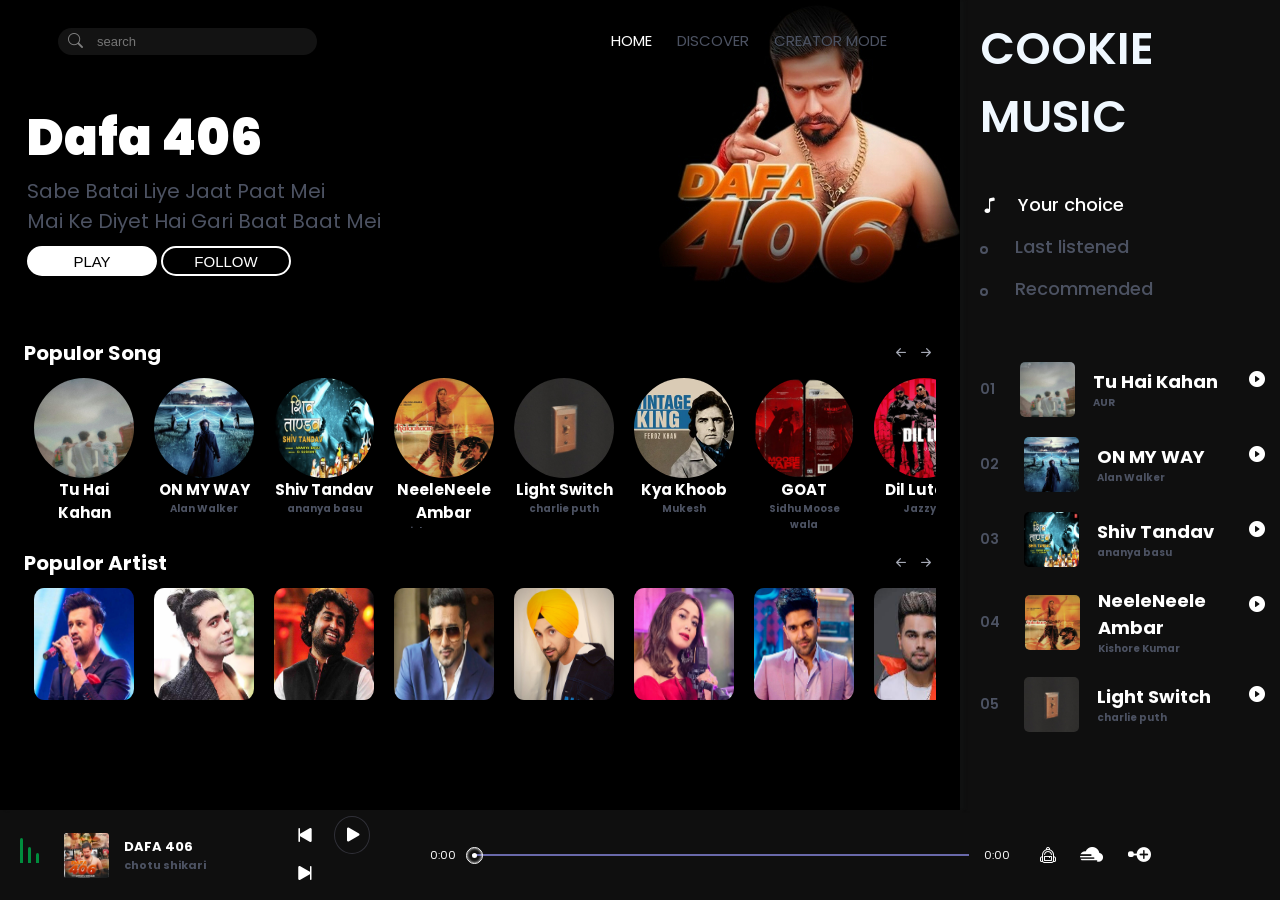
<file: index.html>
<!DOCTYPE html>
<html lang="en">

<head>

    <meta charset="UTF-8">
    <meta name="viewport" content="width=device-width, initial-scale=1.0">
    <link rel="stylesheet" href="style.css">
    <link rel="stylesheet" href="https://cdn.jsdelivr.net/npm/bootstrap-icons@1.11.1/font/bootstrap-icons.css">
    <title>Document</title>
</head>

<body>
    <header>
        

        <div class="song_side">
            <nav>
                <div class="search">
                    <i class="bi bi-search"></i>
                    <input type="text" placeholder="search">
                </div>
                <ul>
                    <li>HOME<span></span></li>
                    <li>DISCOVER<span></span></li>
                    <li>CREATOR MODE<span></span></li>
                </ul>
            </nav>
            <div class="content">
                <h1>Dafa 406</h1>
                <p>Sabe Batai Liye Jaat Paat Mei
                    <br>
                    Mai Ke Diyet Hai Gari Baat Baat Mei
                </p>
                <div class="buttons">
                    <button id="19">PLAY</button>
                    <button>FOLLOW</button>
                </div>
            </div>
            <div class="popular_song">
                <div class="h4" style="color: #fff;">
                    <h4>Populor Song</h4>
                    <div class="btn_s">
                        <i id="left arrow" class="bi bi-arrow-left-short"></i>
                        <i id="right arror" class="bi bi-arrow-right-short"></i>
                    </div>
                </div>
                <div class="pop_song">
                    <li class="songItem">
                        <div class="img_play">
                            <img src="img/5.jpg" alt="lightswitch">
                            <i class="bi playListPlay bi-play-circle-fill" id="6"></i>
                        </div>
                        <h5 style="color: #fff;">Light Switch
                            <br>
                            <div class="subtitle">Charlie Puth</div>
                        </h5>
                    </li>
                    <li class="songItem">
                        <div class="img_play">
                            <img src="img/5.jpg" alt="lightswitch">
                            <i class="bi playListPlay bi-play-circle-fill" id="7"></i>
                        </div>
                        <h5 style="color: #fff;">Light Switch
                            <br>
                            <div class="subtitle">Charlie Puth</div>
                        </h5>
                    </li>
                    <li class="songItem">
                        <div class="img_play">
                            <img src="img/5.jpg" alt="lightswitch">
                            <i class="bi playListPlay bi-play-circle-fill" id="8"></i>
                        </div>
                        <h5 style="color: #fff;">Light Switch
                            <br>
                            <div class="subtitle">Charlie Puth</div>
                        </h5>
                    </li>
                    <li class="songItem">
                        <div class="img_play">
                            <img src="img/5.jpg" alt="lightswitch">
                            <i class="bi playListPlay bi-play-circle-fill" id="9"></i>
                        </div>
                        <h5 style="color: #fff;">Light Switch
                            <br>
                            <div class="subtitle">Charlie Puth</div>
                        </h5>
                    </li>
                    <li class="songItem">
                        <div class="img_play">
                            <img src="img/5.jpg" alt="lightswitch">
                            <i class="bi playListPlay bi-play-circle-fill" id="10"></i>
                        </div>
                        <h5 style="color: #fff;">Light Switch
                            <br>
                            <div class="subtitle">Charlie Puth</div>
                        </h5>
                    </li>
                    <li class="songItem">
                        <div class="img_play">
                            <img src="img/5.jpg" alt="lightswitch">
                            <i class="bi playListPlay bi-play-circle-fill" id="11"></i>
                        </div>
                        <h5 style="color: #fff;">Light Switch
                            <br>
                            <div class="subtitle">Charlie Puth</div>
                        </h5>
                    </li>
                    <li class="songItem">
                        <div class="img_play">
                            <img src="img/5.jpg" alt="lightswitch">
                            <i class="bi playListPlay bi-play-circle-fill" id="12"></i>
                        </div>
                        <h5 style="color: #fff;">Light Switch
                            <br>
                            <div class="subtitle">Charlie Puth</div>
                        </h5>
                    </li>
                    <li class="songItem">
                        <div class="img_play">
                            <img src="img/5.jpg" alt="lightswitch">
                            <i class="bi playListPlay bi-play-circle-fill" id="5"></i>
                        </div>
                        <h5 style="color: #fff;">Light Switch
                            <br>
                            <div class="subtitle">Charlie Puth</div>
                        </h5>
                    </li>
                    <li class="songItem">
                        <div class="img_play">
                            <img src="img/5.jpg" alt="lightswitch">
                            <i class="bi playListPlay bi-play-circle-fill" id="1"></i>
                        </div>
                        <h5 style="color: #fff;">Light Switch
                            <br>
                            <div class="subtitle">Charlie Puth</div>
                        </h5>
                    </li>
                    <li class="songItem">
                        <div class="img_play">
                            <img src="img/5.jpg" alt="lightswitch">
                            <i class="bi playListPlay bi-play-circle-fill" id="2"></i>
                        </div>
                        <h5 style="color: #fff;">Light Switch
                            <br>
                            <div class="subtitle">Charlie Puth</div>
                        </h5>
                    </li>
                    <li class="songItem">
                        <div class="img_play">
                            <img src="img/5.jpg" alt="lightswitch">
                            <i class="bi playListPlay bi-play-circle-fill" id="3"></i>
                        </div>
                        <h5 style="color: #fff;">Light Switch
                            <br>
                            <div class="subtitle">Charlie Puth</div>
                        </h5>
                    </li>
                    <li class="songItem">
                        <div class="img_play">
                            <img src="img/5.jpg" alt="lightswitch">
                            <i class="bi playListPlay bi-play-circle-fill" id="4"></i>
                        </div>
                        <h5 style="color: #fff;">Light Switch
                            <br>
                            <div class="subtitle">Charlie Puth</div>
                        </h5>
                    </li>
                    <li class="songItem">
                        <div class="img_play">
                            <img src="img/5.jpg" alt="lightswitch">
                            <i class="bi playListPlay bi-play-circle-fill" id="5"></i>
                        </div>
                        <h5 style="color: #fff;">Light Switch
                            <br>
                            <div class="subtitle">Charlie Puth</div>
                        </h5>
                    </li>

                </div>
            </div>
            <div class="popular_artist">
                <div class="h4" style="color: #fff;">
                    <h4>Populor Artist</h4>
                    <div class="btn_s">
                        <i id="left arrow" class="bi bi-arrow-left-short"></i>
                        <i id="right arror" class="bi bi-arrow-right-short"></i>
                    </div>
                </div>
                <div class="item">
                    <li class="popup">
                        <img src="atif.jpg" alt="lightswitch">
                    </li>
                    <li class="popup">
                        <img src="jubin Nautiyal.jpg" alt="lightswitch">
                    </li>
                    <li class="popup">
                        <img src="arjit.jpg" alt="lightswitch">
                    </li>
                    <li class="popup">
                        <img src="honey.jpg" alt="lightswitch">
                    </li>
                    <li class="popup">
                        <img src="Diljit_Dosanjh.jpg" alt="lightswitch">
                    </li>
                    <li class="popup">
                        <img src="neha.jpg" alt="lightswitch">
                    </li>
                    <li class="popup">
                        <img src="guru.jpg" alt="lightswitch">
                    </li>
                    <li class="popup">
                        <img src="akhil.jpg" alt="lightswitch">
                    </li>


                </div>
            </div>
        </div>
        <div class="menu_side">
            <h1>COOKIE MUSIC</h1>
            <div class="playlist">
                <h4 class="active"><span></span><i class="bi bi-music-note"></i>Your choice</h4>
                <h4><span></span> Last listened</h4>
                <h4><span></span> Recommended</h4>
            </div>
            <div class="menu_song">
                <li class="songItem">
                    <span>01</span>
                    <img style="display: flex;" src="img/4.jpg" alt="tu hai Kahan">
                    <h5 style="color: #fff; ">
                        Tu Hai Kahan
                        <div class="subtitle">AUR</div>
                    </h5>
                    <i style="color: #fff;" class="bi playListPlay bi-play-circle-fill" id="1"></i>
                </li>
                <li class="songItem">
                    <span>02</span>
                    <img style="display: flex;" src="img/1.jpg" alt="tu hai Kahan">
                    <h5 style="color: #fff; ">
                        Tu Hai Kahan
                        <div class="subtitle">AUR</div>
                    </h5>
                    <i style="color: #fff;" class="bi playListPlay bi-play-circle-fill" id="2"></i>
                </li>
                <li class="songItem">
                    <span>03</span>
                    <img style="display: flex;" src="img/1.jpg" alt="tu hai Kahan">
                    <h5 style="color: #fff; ">
                        Tu Hai Kahan
                        <div class="subtitle">AUR</div>
                    </h5>
                    <i style="color: #fff;" class="bi playListPlay bi-play-circle-fill" id="3"></i>
                </li>

                <li class="songItem">
                    <span>04</span>
                    <img style="display: flex;" src="img/1.jpg" alt="tu hai Kahan">
                    <h5 style="color: #fff; ">
                        Tu Hai Kahan
                        <div class="subtitle">AUR</div>
                    </h5>
                    <i style="color: #fff;" class="bi playListPlay bi-play-circle-fill" id="4"></i>
                </li>
                <li class="songItem">
                    <span>05</span>
                    <img style="display: flex;" src="img/1.jpg" alt="tu hai Kahan">
                    <h5 style="color: #fff; ">
                        Tu Hai Kahan
                        <div class="subtitle">AUR</div>
                    </h5>
                    <i style="color: #fff;" class="bi playListPlay bi-play-circle-fill" id="5"></i>
                </li>
            </div>
        </div>

        


        <div class="master_play">
            <div class="wave">
                <div class="wave1"></div>
                <div class="wave1"></div>
                <div class="wave1"></div>
            </div>
            <img src="dafa4066.jpg" alt="alan" id="poster_master_play">
            <h5 id="title" style="color: #fff; ">
                DAFA 406
                <div class="subtitle">chotu shikari</div>
            </h5>
            <div class="icon">
                <i class="bi bi-skip-start-fill" id="back"></i>
                <i class="bi bi-play-fill" id="masterPlay"></i>
                <i class="bi bi-skip-end-fill" id="next"></i>
            </div>
            <span id="currentStart">0:00</span>
            <div class="bar">
                <input type="range" id="seek" min="0" value="0" max="100">
                <div class="bar2" id="bar2"></div>
                <div class="dot"></div>
            </div>
            <span id="currentEnd">0:00</span>
            <div class="user">
                <i class="bi bi-backpack2"></i>
                <i style="font-size: 23px;" class="bi bi-cloud-fog2-fill"></i>
                <i style="font-size: 23px;"class="bi bi-node-plus-fill"></i>
            </div>
            <div id="files-container" style="height:600px;"></div>

    </header>
    <script src="script.js"></script>

</body>

</html>
</file>
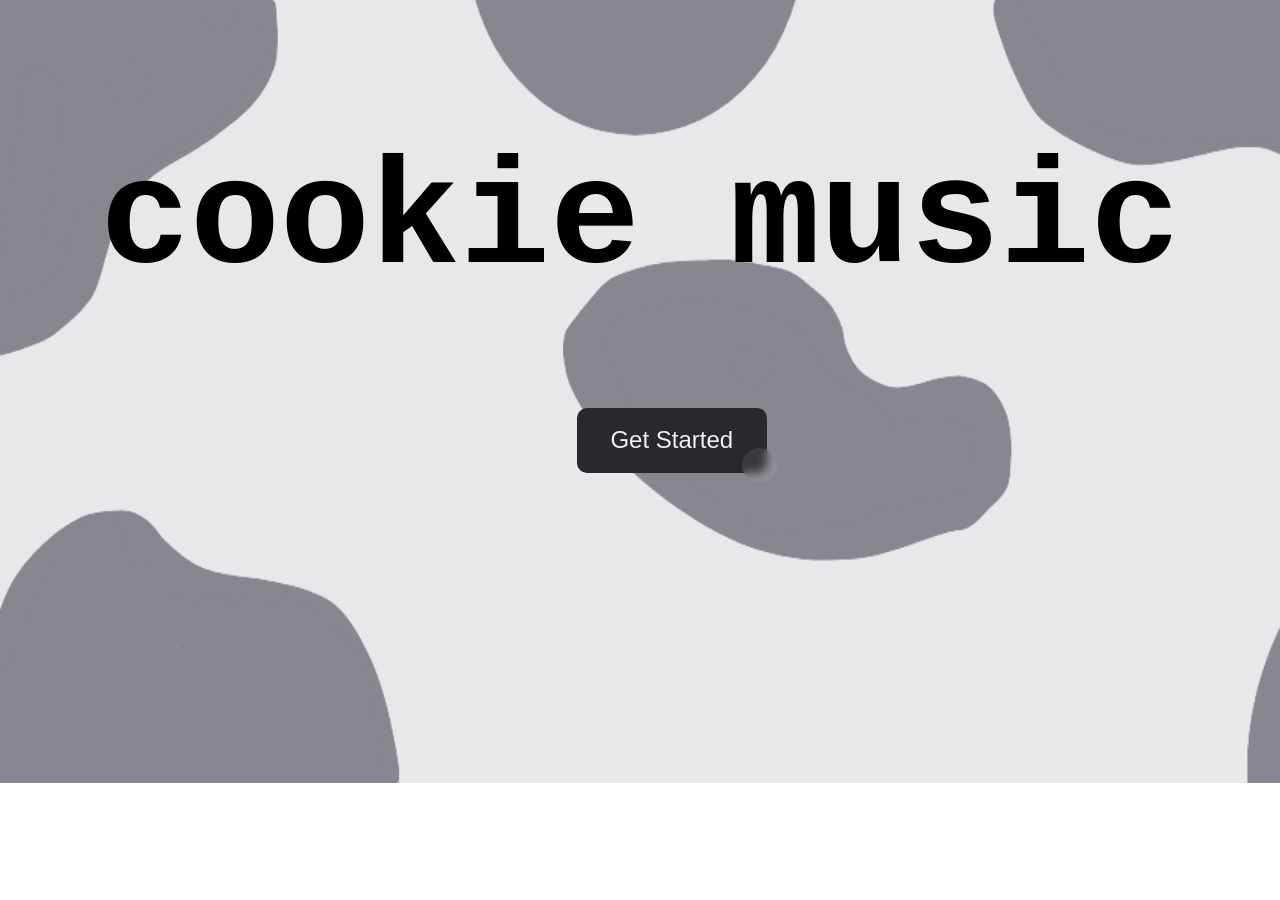
<file: getstarted.html>
<!DOCTYPE html>
<html lang="en">
<head>
    <meta charset="UTF-8">
    <meta name="viewport" content="width=device-width, initial-scale=1.0">
    <title>get started</title>
</head>
<style>
img{
    width: 1534px;
    margin-top: -10px;
    margin-left: -8px;
    height: 785px;
}

h1{
    margin-top: -650px;
    text-align: center;
    font-size: 150px;
    font-family: monospace;
}
.button {
  align-items: center;
}
/* CSS */
.button-86 {
  all: unset;
  width: 150px;
  height: 45px;
  font-size: 24px;
  font-family: verdana, sans-serif;
  background: transparent;
  border: none;
  position: relative;
  color: #f0f0f0;
  cursor: pointer;
  z-index: 1;
  padding: 10px 20px;
  display: flex;
  align-items: center;
  justify-content: center;
  white-space: nowrap;
  user-select: none;
  -webkit-user-select: none;
  touch-action: manipulation;
  margin-left: 45%;

}

.button-86::after,
.button-86::before {
  content: '';
  position: absolute;
  bottom: 0;
  right: 0;
  z-index: -99999;
  transition: all .4s;
}

.button-86::before {
  transform: translate(0%, 0%);
  width: 100%;
  height: 100%;
  background: #28282d;
  border-radius: 10px;
}

.button-86::after {
  transform: translate(10px, 10px);
  width: 35px;
  height: 35px;
  background: #ffffff15;
  backdrop-filter: blur(5px);
  -webkit-backdrop-filter: blur(5px);
  border-radius: 50px;
}

.button-86:hover::before {
  transform: translate(5%, 20%);
  width: 110%;
  height: 110%;
}

.button-86:hover::after {
  border-radius: 10px;
  transform: translate(0, 0);
  width: 100%;
  height: 100%;
}

.button-86:active::after {
  transition: 0s;
  transform: translate(0, 5%);
}
</style>
<body>
    <div class="background" align-items: center;>
         <img src="front1.png" alt="bg">
         </div>
         <div class="button">
         <h1>cookie music</h1>
         <form action="loginpage.html" target="_blank">
               <button class="button-86" role="button"><a href="log"></a>Get Started</button>
         </form>
    </div>
    
</body>
</html>
</file>
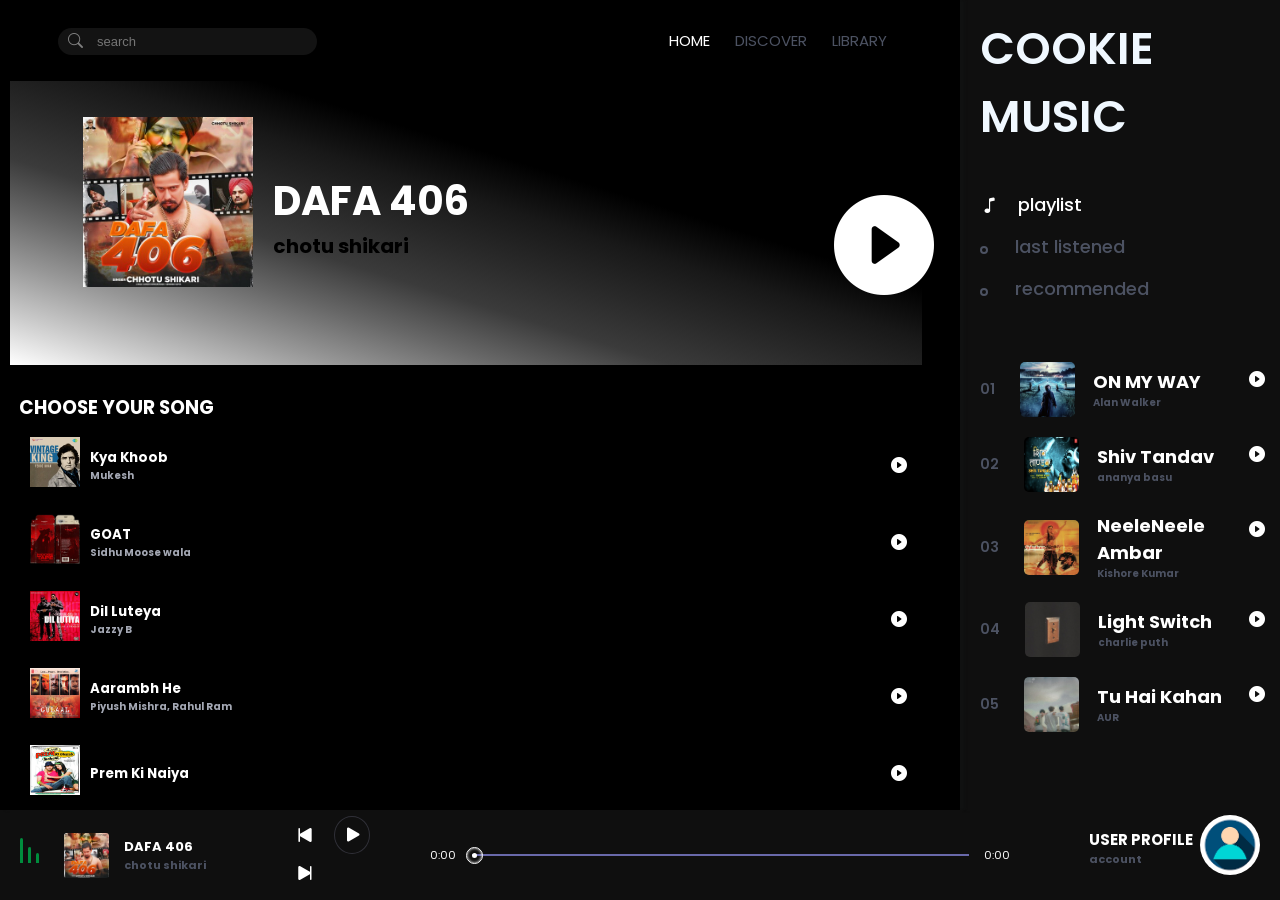
<file: maindatanext.html>
<!DOCTYPE html>
<html lang="en">

<head>

    <meta charset="UTF-8">
    <meta name="viewport" content="width=device-width, initial-scale=1.0">
    <link rel="stylesheet" href="artiststyle.css">
    <link rel="stylesheet" href="https://cdn.jsdelivr.net/npm/bootstrap-icons@1.11.1/font/bootstrap-icons.css">
    <title>Document</title>
</head>

<body>
    <header>
        <div class="artist">
            <nav>
                <div class="search">
                    <i class="bi bi-search"></i>
                    <input type="text" placeholder="search">
                </div>
                <ul>
                    <li>HOME<span></span></li>
                    <li>DISCOVER<span></span></li>
                    <li>LIBRARY<span></span></li>
                </ul>
            </nav>
            <div class="show">
                <img src="dafa4066.jpg" alt="alan" id="poster_master_play">
                <h5 id="title" style="color: #fff; ">
                    DAFA 406
                    <div class="subtitle">chotu shikari</div>
                </h5>
                <div class="playbotton">
                    <i style="color: #fff;" class="bi playListPlay bi-play-circle-fill fa-5x"></i>
                </div>
            </div>
            <h3 style="margin: 3% 2% 0% 2%; color: #fff; ">CHOOSE YOUR SONG</h3>
            <div class="list">
                <li class="songItem">
                    <div class="play">
                        <img src="img/5.jpg" alt="lightswitch">
                    </div>
                    <h5 style="color: #fff; margin-left: 10px;">Light Switch
                        <br>
                        <div class="subtitle">Charlie Puth</div>
                    </h5>
                    <i class="bi playListPlay bi-play-circle-fill" id="1" style="color: #fff; margin-left: 300px;"></i>
                </li>
                <li class="songItem">
                    <div class="play">
                        <img src="img/5.jpg" alt="lightswitch">
                    </div>
                    <h5 style="color: #fff; margin-left: 10px;">Light Switch
                        <br>
                        <div class="subtitle">Charlie Puth</div>
                    </h5>
                    <i class="bi playListPlay bi-play-circle-fill" id="1" style="color: #fff; margin-left: 300px;"></i>
                </li>
                <li class="songItem">
                    <div class="play">
                        <img src="img/5.jpg" alt="lightswitch">
                    </div>
                    <h5 style="color: #fff; margin-left: 10px;">Light Switch
                        <br>
                        <div class="subtitle">Charlie Puth</div>
                    </h5>
                    <i class="bi playListPlay bi-play-circle-fill" id="1" style="color: #fff; margin-left: 300px;"></i>
                </li>
                <li class="songItem">
                    <div class="play">
                        <img src="img/5.jpg" alt="lightswitch">
                    </div>
                    <h5 style="color: #fff; margin-left: 10px;">Light Switch
                        <br>
                        <div class="subtitle">Charlie Puth</div>
                    </h5>
                    <i class="bi playListPlay bi-play-circle-fill" id="1" style="color: #fff; margin-left: 300px;"></i>
                </li>
                <li class="songItem">
                    <div class="play">
                        <img src="img/5.jpg" alt="lightswitch">
                    </div>
                    <h5 style="color: #fff; margin-left: 10px;">Light Switch
                        <br>
                        <div class="subtitle">Charlie Puth</div>
                    </h5>
                    <i class="bi playListPlay bi-play-circle-fill" id="1" style="color: #fff; margin-left: 300px;"></i>
                </li>
                <li class="songItem">
                    <div class="play">
                        <img src="img/5.jpg" alt="lightswitch">
                    </div>
                    <h5 style="color: #fff; margin-left: 10px;">Light Switch
                        <br>
                        <div class="subtitle">Charlie Puth</div>
                    </h5>
                    <i class="bi playListPlay bi-play-circle-fill" id="1" style="color: #fff; margin-left: 300px;"></i>
                </li>
                <li class="songItem">
                    <div class="play">
                        <img src="img/5.jpg" alt="lightswitch">
                    </div>
                    <h5 style="color: #fff; margin-left: 10px;">Light Switch
                        <br>
                        <div class="subtitle">Charlie Puth</div>
                    </h5>
                    <i class="bi playListPlay bi-play-circle-fill" id="1" style="color: #fff; margin-left: 300px;"></i>
                </li>
                <li class="songItem">
                    <div class="play">
                        <img src="img/5.jpg" alt="lightswitch">
                    </div>
                    <h5 style="color: #fff; margin-left: 10px;">Light Switch
                        <br>
                        <div class="subtitle">Charlie Puth</div>
                    </h5>
                    <i class="bi playListPlay bi-play-circle-fill" id="1" style="color: #fff; margin-left: 300px;"></i>
                </li>
                <li class="songItem">
                    <div class="play">
                        <img src="img/5.jpg" alt="lightswitch">
                    </div>
                    <h5 style="color: #fff; margin-left: 10px;">Light Switch
                        <br>
                        <div class="subtitle">Charlie Puth</div>
                    </h5>
                    <i class="bi playListPlay bi-play-circle-fill" id="1" style="color: #fff; margin-left: 300px;"></i>
                </li>
                <li class="songItem">
                    <div class="play">
                        <img src="img/5.jpg" alt="lightswitch">
                    </div>
                    <h5 style="color: #fff; margin-left: 10px;">Light Switch
                        <br>
                        <div class="subtitle">Charlie Puth</div>
                    </h5>
                    <i class="bi playListPlay bi-play-circle-fill" id="1" style="color: #fff; margin-left: 300px;"></i>
                </li>
                <li class="songItem">
                    <div class="play">
                        <img src="img/5.jpg" alt="lightswitch">
                    </div>
                    <h5 style="color: #fff; margin-left: 10px;">Light Switch
                        <br>
                        <div class="subtitle">Charlie Puth</div>
                    </h5>
                    <i class="bi playListPlay bi-play-circle-fill" id="1" style="color: #fff; margin-left: 300px;"></i>
                </li>
                <li class="songItem">
                    <div class="play">
                        <img src="img/5.jpg" alt="lightswitch">
                    </div>
                    <h5 style="color: #fff; margin-left: 10px;">Light Switch
                        <br>
                        <div class="subtitle">Charlie Puth</div>
                    </h5>
                    <i class="bi playListPlay bi-play-circle-fill" id="1" style="color: #fff; margin-left: 300px;"></i>
                </li>
                <li class="songItem">
                    <div class="play">
                        <img src="img/5.jpg" alt="lightswitch">
                    </div>
                    <h5 style="color: #fff; margin-left: 10px;">Light Switch
                        <br>
                        <div class="subtitle">Charlie Puth</div>
                    </h5>
                    <i class="bi playListPlay bi-play-circle-fill" id="1" style="color: #fff; margin-left: 300px;"></i>
                </li>
                <li class="songItem">
                    <div class="play">
                        <img src="img/5.jpg" alt="lightswitch">
                    </div>
                    <h5 style="color: #fff; margin-left: 10px;">Light Switch
                        <br>
                        <div class="subtitle">Charlie Puth</div>
                    </h5>
                    <i class="bi playListPlay bi-play-circle-fill" id="1" style="color: #fff; margin-left: 300px;"></i>
                </li>
            </div>
        </div>
        <div class="menu_side">
            <h1>COOKIE MUSIC</h1>
            <div class="playlist">
                <h4 class="active"><span></span><i class="bi bi-music-note"></i>playlist</h4>
                <h4><span></span>last listened</h4>
                <h4><span></span>recommended</h4>
            </div>
            <div class="menu_song">
                <li class="songItem">
                    <span>01</span>
                    <img style="display: flex;" src="img/4.jpg" alt="tu hai Kahan">
                    <h5 style="color: #fff; ">
                        Tu Hai Kahan
                        <div class="subtitle">AUR</div>
                    </h5>
                    <i style="color: #fff;" class="bi playListPlay bi-play-circle-fill" id="1"></i>
                </li>
                <li class="songItem">
                    <span>02</span>
                    <img style="display: flex;" src="img/1.jpg" alt="tu hai Kahan">
                    <h5 style="color: #fff; ">
                        Tu Hai Kahan
                        <div class="subtitle">AUR</div>
                    </h5>
                    <i style="color: #fff;" class="bi playListPlay bi-play-circle-fill" id="2"></i>
                </li>
                <li class="songItem">
                    <span>03</span>
                    <img style="display: flex;" src="img/1.jpg" alt="tu hai Kahan">
                    <h5 style="color: #fff; ">
                        Tu Hai Kahan
                        <div class="subtitle">AUR</div>
                    </h5>
                    <i style="color: #fff;" class="bi playListPlay bi-play-circle-fill" id="3"></i>
                </li>

                <li class="songItem">
                    <span>04</span>
                    <img style="display: flex;" src="img/1.jpg" alt="tu hai Kahan">
                    <h5 style="color: #fff; ">
                        Tu Hai Kahan
                        <div class="subtitle">AUR</div>
                    </h5>
                    <i style="color: #fff;" class="bi playListPlay bi-play-circle-fill" id="4"></i>
                </li>
                <li class="songItem">
                    <span>05</span>
                    <img style="display: flex;" src="img/1.jpg" alt="tu hai Kahan">
                    <h5 style="color: #fff; ">
                        Tu Hai Kahan
                        <div class="subtitle">AUR</div>
                    </h5>
                    <i style="color: #fff;" class="bi playListPlay bi-play-circle-fill" id="5"></i>
                </li>
            </div>
        </div>



        <div class="master_play">
            <div class="wave">
                <div class="wave1"></div>
                <div class="wave1"></div>
                <div class="wave1"></div>
            </div>
            <img src="dafa4066.jpg" alt="alan" id="poster_master_play">
            <h5 id="title" style="color: #fff; ">
                DAFA 406
                <div class="subtitle">chotu shikari</div>
            </h5>
            <div class="icon">
                <i class="bi bi-skip-start-fill" id="back"></i>
                <i class="bi bi-play-fill" id="masterPlay"></i>
                <i class="bi bi-skip-end-fill" id="next"></i>
            </div>
            <span id="currentStart">0:00</span>
            <div class="bar">
                <input type="range" id="seek" min="0" value="0" max="100">
                <div class="bar2" id="bar2"></div>
                <div class="dot"></div>
            </div>
            <span id="currentEnd">0:00</span>
            <div class="user">
                <h5>USER PROFILE
                    <div class="subtitle">account
                </h5>
                <img src="download (1).png" alt="user">
            </div>

        </div>
        <div id="files-container" style="height:600px;"></div>

    </header>
    <script src="artistscript.js"></script>
</body>

</html>
</file>
<file: style.css>
@import url('https://fonts.googleapis.com/css?family=Poppins');

 
 *{
    padding: 0%;
    margin: 0%;
    box-sizing: border-box;
}

body {
    width: 100%;
    height: 100vh;
    background-color: #000000;
    font-family: 'poppins', sans-serif;
    display: flex;
    align-items: center;
    justify-content: center;
}

header {
    width: 100%;
    height: 100%;
    display: flex;
    flex-wrap: wrap;
    overflow: hidden;
}

header .menu_side, .song_side {
    position: relative;
    width: 25%;
    height: 90%;
    background-color: #0f0f0f;
    box-shadow: 5px 0px 2px #101111;

}

header .song_side {
    width: 75%;
    background: #000000;
}

header .master_play {
    width: 100%;
    height: 10%;
    background: #0f0f0f;
    box-shadow: 0px 3px 8px #060606;
}

header .menu_side h1 {
    font-size: 45px;
    margin: 15px 0px 0px 20px;
    font-weight: 600;
    color: aliceblue;
}

header .menu_side .playlist {
    margin: 40px 0px 0px 20px;

}

header .menu_side .playlist h4 {
    font-size: 18px;
    font-family: 'poppins', sans-serif;
    font-weight: 500;
    padding-bottom: 15px;
    color: #4c5262;
    display: flex;
    cursor: pointer;
    align-items: center;
    transition: .3s linear;
}

header .menu_side .playlist h4:hover {
    color: #ffffff;
}

header .menu_side .playlist h4 span {
    position: relative;
    margin-right: 35px;
}

header .menu_side .playlist h4 span::before {
    content: " ";
    position: absolute;
    width: 4px;
    height: 4px;
    border: 2px solid #4c5262;
    border-radius: 50%;
    top: -1px;
    transition: .3s linear;
}

header .menu_side .playlist h4:hover span::before:hover {
    border: 2px solid #ffffff;

}

header .menu_side .playlist h4 .bi {
    display: none;
    color: #fff;

}

header .menu_side .playlist .active {
    color: #fff;

}

header .menu_side .playlist .active span {
    display: none;
}

header .menu_side .playlist .active .bi {
    display: flex;
    margin-right: 20px !important;
}

header .menu_side .menu_song {
    width: 100%;
    height: 400px;
    margin-top: 40px;
}

header .menu_side .menu_song li{
    list-style-type : none;
    padding: 5px 0px 5px 20px;
    display: flex;
    align-items: center;
    position: relative;
    margin-bottom: 10px;
    cursor: pointer;
    transition: .3s linear;
}

header .menu_side .menu_song li:hover{
    background: rgba(77, 77, 91, 0.538);
}


header .menu_side .menu_song li span{
    font-size: 14px;
    font-weight: 600;
    color: #4c5262;
    display: flex;
}

header .menu_side .menu_song li img{
    width: 55px;
    height: 55px;
    margin-left: 25px;
    border-radius: 5px;
}


header .menu_side .menu_song li h5{
    font-size: 18px;
    margin-left: 18px;
    color: #ffffff;
    margin-right: 10px;
}

header .menu_side .menu_song li h5 .subtitle{
    font-size: 10px;
    color: #4c5262;
}

header .menu_side .menu_song li .bi{
    position: absolute;
    right: 15px;
    top: 10px;
}

header .master_play {
    display: flex;
    align-items: center;
    padding: 0px 20px;
}

header .master_play .wave{
    width: 24px;
    height: 25px;
    /*border: 1px solid #fff;*/
    padding-bottom: 5px;
    display: flex;
    align-items: flex-end;
    margin-right: 20px;
}

header .master_play .wave .wave1{
    width: 30px;
    height: 25px;
    margin-right: 5px;
    border-radius: 6px 6px 0px 0px;
    background: rgb(0, 140, 61);
    animation: unset;
}

header .master_play .wave .wave1:nth-child(2){
    height: 16px;
}

header .master_play .wave .wave1:nth-child(3){
    height: 10px;
}

/* javascript class wave */
header .master_play .active2 .wave .wave1{
    animation: wave .5s linear infinite;
}
header .master_play .active2 .wave1:nth-child(2){
    height: 14px;
    animation-delay: .4s;
}

header .master_play .active2 .wave1:nth-child(3){
    height: 10px;
    animation-delay: .8s;
}

@keyframes wave {
    0%{
        height: 10px;
    }
    50%{
        height: 15px;
    }
    100%{
        height: 10px;
    }

}

header .master_play img {
    width: 45px;
    height: 45px;
    border-radius: 3px;
}

header .master_play h5 {
    width: 130px;
    font-size: 13px;
    margin-left: 15px;
}

header .master_play h5 .subtitle {
    font-size: 11px;
    color: #4c5262;
}

header .master_play .icon {
    color: #ffffff;
    font-size: 25px;
    margin: 0px 20px 0px 40px;
}

header .master_play .icon .bi{
    cursor: pointer;
    outline: none;
}

header .master_play .icon .bi:nth-child(2){
    border: 1px solid rgba(77, 77, 91, 0.538);
    border-radius: 50%;
    padding: 1px 3px 0px 6px;
    margin: 0px 10px;
    transition: .3s linear;
}

header .master_play span {
    color: #ffffff;
    width: 32px;
    font-size: 11px;
    font-weight: 400;
}

header .master_play #currentstart {
    margin: 0px 0px 0px 20px;

}

header .master_play .bar {
    position: relative;
    width: 40.7%;
    height: 2px;
    background: rgb(105, 105, 170, 1);
    margin: 0px 15px 0px 10px;
}
header .master_play .bar .bar2{
    position: absolute;
    background: #fff;
    width: 0%;
    height: 100%;
    top: 0;
}

header .master_play .bar .dot{
    position: absolute;
    width: 5px;
    height: 5px;
    background: #fff;
    border-radius: 50%;
    left: 0%;
    top: -1px;
    transition: 1s linear;
}
header .master_play .bar .dot::before{
    content: '';
    position: absolute;
    width: 15px;
    height: 15px;
    border:1px solid #fff;
    border-radius: 50%;
    left: -6px;
    top: -6px;
    box-shadow: inset 0px 0px 3px #fff;
}

header .master_play .bar input{
position: absolute;
width: 100%;
top: -8px;
left: 0;
cursor: pointer;
z-index: 99999999;
transition: .3s linear;
opacity: 0;

}

header .song_side {
    z-index: 2;
}

header .song_side::before{
    content: '';
    position: absolute;
    width: 100%;
    height: 300px;
    background: url(Untitled\ Project.jpg);
    z-index: -1;
}

header .song_side nav{
    width: 90%;
    height: 10%;
    text-decoration: none;
    margin: auto;
    display: flex;
    align-items: center;
    justify-content: space-between;
}

header .song_side nav ul {
    display: flex;
}

header .song_side nav ul li{
    display: flex;
    position: relative;
    list-style-type: none;
    color: #4c5262;
    margin-right: 25px;
    cursor: pointer;
    transition: .3s linear;
    font-size: 15px;
}


header .song_side nav ul li:hover{
    color: #ffffff;
}

header .song_side nav ul li:nth-child(1){
    color: #ffffff;
}

header .song_side nav .search{
    position: relative;
    width:30%;
    padding: 1px 10px;
    border-radius: 20px;
    color: grey;
}

header .song_side nav .search::before{
    position: absolute;
    content: '';
    width: 100%;
    height: 100%;
    border-radius: 20px;
    background: rgb(184, 184, 184,.1);
    backdrop-filter: blur(5px);
    z-index: -1;
}

header .song_side nav .search .bi{
    font-size: 15px;
    padding: 3px 0px 0px 10px;
}

header .song_side nav .search input{
    background: none;
    outline: none;
    border: none;
    padding: 0px 10px;
    color: #ffffff;
    font-size: 13px;
}

header .master_play .user{
    width: 20%;
    height: 100%;
    display: flex;
    align-items: center;
}

header .master_play .user i{
    color: #fff;
    transition: transform;
    margin-left: 10%;
}
header .master_play .user i:hover{
    color: #fff;
    transform: scale(1.2);
}


header .master_play .user h5{
     font-size: 15px;
     color: #ffffff;
     margin-left: 30%;
     margin-top: 18px;
}

header .master_play .user img{
    height: 60px;
    width: 60px;
    border-radius: 50%;
    margin-top: 5px;
}

header .song_side .content {
    width: 90%;
    height: 28%;
    margin: auto;
    padding: 20px;
    margin-left: 7px;
}

header .song_side .content h1{
    font-size: 50px;
    font-weight: 900;
    color: #fff;
}

header .song_side .content p{
    font-size: 20px;
    color: #4c5262;
}

header .song_side .content .buttons{
    margin-top: 10px;
}

header .song_side .content .buttons button{
    width: 130px;
    height: 30px;
    border: 2px solid #fff;
    border-radius: 40px;
    outline: none;
    color: #000000;
    background-color: #fff;
    font-size: 15px;
    cursor: pointer;
}

header .song_side .content .buttons button:hover{
    color: #ffffff;
    background: none;
    border: 2px solid #fff;

}

header .song_side .content .buttons button:nth-child(2){
    border: 2px solid #fff;
    color: #ffffff;
    background: none;
}

header .song_side .content .buttons button:nth-child(2):hover{
    border: 2px solid #fff;
    color: #000000;
    background: #fff;
}

header .song_side .popular_song{
    width: 95%;
    height: auto;
    margin: auto;
    margin-top: 30px;
}

header .song_side .popular_song .h4{
    display: flex;
    align-items: center;
    justify-content: space-between;
    font-size: 20px;
}

header .song_side .popular_song .h4 .bi{
    color: #a4a8b4;
    cursor: pointer;
    transition: .3s linear;
}

header .song_side .popular_song .h4 .bi:hover{
    color: #fff;
}

header .song_side .popular_song .pop_song{
    width: 100%;
    height: 150px;
    margin-top: 10px;
    display: flex;
    overflow-x: auto;
    scroll-behavior: smooth;
}

header .song_side .popular_song .pop_song::-webkit-scrollbar{
    display: none;
}

header .song_side .popular_song .pop_song li{
    min-width: 100px;
    height: 140px;
    list-style-type: none;
    margin-right: 10px;
    transition: .3s linear;
    margin-left: 10px;
}

header .song_side .popular_song .pop_song li:hover{
    background: rgb(184, 184, 184,.1);
}

header .song_side .popular_song .pop_song li .img_play{
    width: 100%;
    height: 100px;
    display: flex;
    position: relative;
    align-items: center;
    justify-content: center;
}

header .song_side .popular_song .pop_song li .img_play img{
    width: 100%;
    height: 100%;
    border-radius: 50%;
}

header .song_side .popular_song .pop_song li .img_play .bi{
    position: absolute;
    font-size: 20px;
    cursor: pointer;
    transition: .3s linear;
    color: #fff;
    opacity: 0;

}

header .song_side .popular_song .pop_song li .img_play .bi:hover{
    opacity: 1;

}

header .song_side .popular_song .pop_song li h5{
    font-size: 15px;
    text-align: center;
}

header .song_side .popular_song .pop_song li h5 .subtitle{
    font-size: 10px;
    text-align: center;
    color: #4c5262;
}

header .song_side .popular_artist{
    width: 95%;
    height: auto;
    margin: auto;
    margin-top: 20px;
}

header .song_side .popular_artist .h4{
    display: flex;
    align-items: center;
    justify-content: space-between;
    font-size: 20px;
}

header .song_side .popular_artist .h4 .bi{
    color: #a4a8b4;
    cursor: pointer;
    transition: .3s linear;
}

header .song_side .popular_artist .h4 .bi:hover{
    color: #fff;
}

header .song_side .popular_artist .item{
    width: 100%;
    height: 160px;
    margin-top: 10px;
    display: flex;
    overflow-x: auto;
    scroll-behavior: smooth;
}

header .song_side .popular_artist .item::-webkit-scrollbar{
    display: none;
}

header .song_side .popular_artist .item li{
    min-width: 100px;
    height: 140px;
    list-style-type: none;
    margin-right: 10px;
    transition: .3s linear;
    margin-left: 10px;
}

header .song_side .popular_artist .item li:hover{
    background: rgb(184, 184, 184,.1);
}

header .song_side .popular_artist .item li img{
    width: 100%;
    height: 80%;
    border-radius: 10%;
}
</file>
<file: artiststyle.css>
@import url('https://fonts.googleapis.com/css?family=Poppins');

 
 *{
    padding: 0%;
    margin: 0%;
    box-sizing: border-box;
}

body {
    width: 100%;
    height: 100vh;
    background-color: #000000;
    font-family: 'poppins', sans-serif;
    display: flex;
    align-items: center;
    justify-content: center;
}

header {
    width: 100%;
    height: 100%;
    display: flex;
    flex-wrap: wrap;
    overflow: hidden;
}

header .menu_side, .artist {
    position: relative;
    width: 25%;
    height: 90%;
    background-color: #0f0f0f;
    box-shadow: 5px 0px 2px #101111;

}

header .artist{
    width: 75%;
    background: #000000;
}

header .master_play {
    width: 100%;
    height: 10%;
    background: #0f0f0f;
    box-shadow: 0px 3px 8px #060606;
}

header .menu_side h1 {
    font-size: 45px;
    margin: 15px 0px 0px 20px;
    font-weight: 600;
    color: aliceblue;
}

header .menu_side .playlist {
    margin: 40px 0px 0px 20px;

}

header .menu_side .playlist h4 {
    font-size: 18px;
    font-family: 'poppins', sans-serif;
    font-weight: 500;
    padding-bottom: 15px;
    color: #4c5262;
    display: flex;
    cursor: pointer;
    align-items: center;
    transition: .3s linear;
}

header .menu_side .playlist h4:hover {
    color: #ffffff;
}

header .menu_side .playlist h4 span {
    position: relative;
    margin-right: 35px;
}

header .menu_side .playlist h4 span::before {
    content: " ";
    position: absolute;
    width: 4px;
    height: 4px;
    border: 2px solid #4c5262;
    border-radius: 50%;
    top: -1px;
    transition: .3s linear;
}

header .menu_side .playlist h4:hover span::before:hover {
    border: 2px solid #ffffff;

}

header .menu_side .playlist h4 .bi {
    display: none;
    color: #fff;

}

header .menu_side .playlist .active {
    color: #fff;

}

header .menu_side .playlist .active span {
    display: none;
}

header .menu_side .playlist .active .bi {
    display: flex;
    margin-right: 20px !important;
}

header .menu_side .menu_song {
    width: 100%;
    height: 400px;
    margin-top: 40px;
    overflow: auto;
}

header .menu_side .menu_song::-webkit-scrollbar {
    display: none;
}

header .menu_side .menu_song li{
    list-style-type : none;
    padding: 5px 0px 5px 20px;
    display: flex;
    align-items: center;
    position: relative;
    margin-bottom: 10px;
    cursor: pointer;
    transition: .3s linear;
}

header .menu_side .menu_song li:hover{
    background: rgba(77, 77, 91, 0.538);
}


header .menu_side .menu_song li span{
    font-size: 14px;
    font-weight: 600;
    color: #4c5262;
    display: flex;
}

header .menu_side .menu_song li img{
    width: 55px;
    height: 55px;
    margin-left: 25px;
    border-radius: 5px;
}


header .menu_side .menu_song li h5{
    font-size: 18px;
    margin-left: 18px;
    color: #ffffff;
    margin-right: 10px;
}

header .menu_side .menu_song li h5 .subtitle{
    font-size: 10px;
    color: #4c5262;
}

header .menu_side .menu_song li .bi{
    position: absolute;
    right: 15px;
    top: 10px;
}

header .master_play {
    display: flex;
    align-items: center;
    padding: 0px 20px;
}

header .master_play .wave{
    width: 24px;
    height: 25px;
    /*border: 1px solid #fff;*/
    padding-bottom: 5px;
    display: flex;
    align-items: flex-end;
    margin-right: 20px;
}

header .master_play .wave .wave1{
    width: 30px;
    height: 25px;
    margin-right: 5px;
    border-radius: 6px 6px 0px 0px;
    background: rgb(0, 140, 61);
    animation: unset;
}

header .master_play .wave .wave1:nth-child(2){
    height: 16px;
}

header .master_play .wave .wave1:nth-child(3){
    height: 10px;
}

/* javascript class wave */
header .master_play .active2 .wave .wave1{
    animation: wave .5s linear infinite;
}
header .master_play .active2 .wave1:nth-child(2){
    height: 14px;
    animation-delay: .4s;
}

header .master_play .active2 .wave1:nth-child(3){
    height: 10px;
    animation-delay: .8s;
}

@keyframes wave {
    0%{
        height: 10px;
    }
    50%{
        height: 15px;
    }
    100%{
        height: 10px;
    }

}

header .master_play img {
    width: 45px;
    height: 45px;
    border-radius: 3px;
}

header .master_play h5 {
    width: 130px;
    font-size: 13px;
    margin-left: 15px;
}

header .master_play h5 .subtitle {
    font-size: 11px;
    color: #4c5262;
}

header .master_play .icon {
    color: #ffffff;
    font-size: 25px;
    margin: 0px 20px 0px 40px;
}

header .master_play .icon .bi{
    cursor: pointer;
    outline: none;
}

header .master_play .icon .bi:nth-child(2){
    border: 1px solid rgba(77, 77, 91, 0.538);
    border-radius: 50%;
    padding: 1px 3px 0px 6px;
    margin: 0px 10px;
    transition: .3s linear;
}

header .master_play span {
    color: #ffffff;
    width: 32px;
    font-size: 11px;
    font-weight: 400;
}

header .master_play #currentstart {
    margin: 0px 0px 0px 20px;

}

header .master_play .bar {
    position: relative;
    width: 40.7%;
    height: 2px;
    background: rgb(105, 105, 170, 1);
    margin: 0px 15px 0px 10px;
}
header .master_play .bar .bar2{
    position: absolute;
    background: #fff;
    width: 0%;
    height: 100%;
    top: 0;
}

header .master_play .bar .dot{
    position: absolute;
    width: 5px;
    height: 5px;
    background: #fff;
    border-radius: 50%;
    left: 0%;
    top: -1px;
    transition: 1s linear;
}
header .master_play .bar .dot::before{
    content: '';
    position: absolute;
    width: 15px;
    height: 15px;
    border:1px solid #fff;
    border-radius: 50%;
    left: -6px;
    top: -6px;
    box-shadow: inset 0px 0px 3px #fff;
}

header .master_play .bar input{
position: absolute;
width: 100%;
top: -8px;
left: 0;
cursor: pointer;
z-index: 99999999;
transition: .3s linear;
opacity: 0;

}

header .artist {
    z-index: 2;
}

header .artist::before{
    content: '';
    position: absolute;
    width: 100%;
    height: 300px;
    z-index: -1;
}

header .artist nav{
    width: 90%;
    height: 10%;
    text-decoration: none;
    margin: auto;
    display: flex;
    align-items: center;
    justify-content: space-between;
}

header .artist nav ul {
    display: flex;
}

header .artist nav ul li{
    display: flex;
    position: relative;
    list-style-type: none;
    color: #4c5262;
    margin-right: 25px;
    cursor: pointer;
    transition: .3s linear;
    font-size: 15px;
}


header .artist nav ul li:hover{
    color: #ffffff;
}

header .artist nav ul li:nth-child(1){
    color: #ffffff;
}

header .artist nav .search{
    position: relative;
    width:30%;
    padding: 1px 10px;
    border-radius: 20px;
    color: grey;
}

header .artist nav .search::before{
    position: absolute;
    content: '';
    width: 100%;
    height: 100%;
    border-radius: 20px;
    background: rgb(184, 184, 184,.1);
    backdrop-filter: blur(5px);
    z-index: -1;
}

header .artist nav .search .bi{
    font-size: 15px;
    padding: 3px 0px 0px 10px;
}

header .artist nav .search input{
    background: none;
    outline: none;
    border: none;
    padding: 0px 10px;
    color: #ffffff;
    font-size: 13px;
}

header .master_play .user{
    width: 20%;
    height: 100%;
    display: flex;
    cursor: pointer;
}

header .master_play .user:hover{
    background: rgb(184, 184, 184,.1);
    transition: .2s linear;
}

header .master_play .user h5{
     font-size: 15px;
     color: #ffffff;
     margin-left: 30%;
     margin-top: 18px;
}

header .master_play .user img{
    height: 60px;
    width: 60px;
    border-radius: 50%;
    margin-top: 5px;
}

header .song_side .content {
    width: 90%;
    height: 28%;
    margin: auto;
    padding: 20px;
    margin-left: 7px;
}

header .song_side .content h1{
    font-size: 50px;
    font-weight: 900;
    color: #fff;
}

header .song_side .content p{
    font-size: 20px;
    color: #4c5262;
}

header .song_side .content .buttons{
    margin-top: 10px;
}

header .song_side .content .buttons button{
    width: 130px;
    height: 30px;
    border: 2px solid #fff;
    border-radius: 40px;
    outline: none;
    color: #000000;
    background-color: #fff;
    font-size: 15px;
    cursor: pointer;
}

header .song_side .content .buttons button:hover{
    color: #ffffff;
    background: none;
    border: 2px solid #fff;

}

header .song_side .content .buttons button:nth-child(2){
    border: 2px solid #fff;
    color: #ffffff;
    background: none;
}

header .song_side .content .buttons button:nth-child(2):hover{
    border: 2px solid #fff;
    color: #000000;
    background: #fff;
}

header .song_side .popular_song{
    width: 95%;
    height: auto;
    margin: auto;
    margin-top: 30px;
}

header .song_side .popular_song .h4{
    display: flex;
    align-items: center;
    justify-content: space-between;
    font-size: 20px;
}

header .song_side .popular_song .h4 .bi{
    color: #a4a8b4;
    cursor: pointer;
    transition: .3s linear;
}

header .song_side .popular_song .h4 .bi:hover{
    color: #fff;
}

header .song_side .popular_song .pop_song{
    width: 100%;
    height: 150px;
    margin-top: 10px;
    display: flex;
    overflow-x: auto;
    scroll-behavior: smooth;
}

header .song_side .popular_song .pop_song::-webkit-scrollbar{
    display: none;
}

header .song_side .popular_song .pop_song li{
    min-width: 100px;
    height: 140px;
    list-style-type: none;
    margin-right: 10px;
    transition: .3s linear;
    margin-left: 10px;
}

header .song_side .popular_song .pop_song li:hover{
    background: rgb(184, 184, 184,.1);
}

header .song_side .popular_song .pop_song li .img_play{
    width: 100%;
    height: 100px;
    display: flex;
    position: relative;
    align-items: center;
    justify-content: center;
}

header .song_side .popular_song .pop_song li .img_play img{
    width: 100%;
    height: 100%;
    border-radius: 50%;
}

header .song_side .popular_song .pop_song li .img_play .bi{
    position: absolute;
    font-size: 20px;
    cursor: pointer;
    transition: .3s linear;
    color: #fff;
    opacity: 0;

}

header .song_side .popular_song .pop_song li .img_play .bi:hover{
    opacity: 1;

}

header .song_side .popular_song .pop_song li h5{
    font-size: 15px;
    text-align: center;
}

header .song_side .popular_song .pop_song li h5 .subtitle{
    font-size: 10px;
    text-align: center;
    color: #4c5262;
}

header .song_side .popular_artist{
    width: 95%;
    height: auto;
    margin: auto;
    margin-top: 20px;
}

header .song_side .popular_artist .h4{
    display: flex;
    align-items: center;
    justify-content: space-between;
    font-size: 20px;
}

header .song_side .popular_artist .h4 .bi{
    color: #a4a8b4;
    cursor: pointer;
    transition: .3s linear;
}

header .song_side .popular_artist .h4 .bi:hover{
    color: #fff;
}

header .song_side .popular_artist .item{
    width: 100%;
    height: 160px;
    margin-top: 10px;
    display: flex;
    overflow-x: auto;
    scroll-behavior: smooth;
}

header .song_side .popular_artist .item::-webkit-scrollbar{
    display: none;
}

header .song_side .popular_artist .item li{
    min-width: 100px;
    height: 140px;
    list-style-type: none;
    margin-right: 10px;
    transition: .3s linear;
    margin-left: 10px;
}

header .song_side .popular_artist .item li:hover{
    background: rgb(184, 184, 184,.1);
}

header .song_side .popular_artist .item li img{
    width: 100%;
    height: 80%;
    border-radius: 10%;
}

header .artist .show {
    height: 35%;
    width: 95%;
    justify-content: first baseline;
    margin: 0px 0px 0px 10px;
    display: flex;
    background-image: linear-gradient(to right top, #ffffff, #cacaca, #979797, #676767, #3b3b3b, #292929, #181818, #000000, #000000, #000000, #000000, #000000);}

header .artist .show img {
    width: 170px;
    height: 170px;
    margin-top: 4%;
    margin-left: 8%;
    display: flex;
}

header .artist .show h5 {
    font-size: 40px;
    margin: 90px 0px 0px 20px;
}

header .artist .show h5 .subtitle {
    font-size: 20px;
    color: #000000;
}

header .artist .list{
    width: 95%;
    height: 45%;
    justify-content: first baseline;
    margin: 10px 0px 0px 10px;
    overflow: auto;
}

header .artist .list li{
    padding: 5px 0px 5px 20px;
    display: flex;
    align-items: center;
    position: relative;
    margin-bottom: 10px;
    cursor: pointer;
    transition: .3s linear;
}
header .artist .list li img{
    height: 50px;
    width: 50px;
}

header .artist .list li .bi{
    position: absolute;
    right: 15px;
    color: #fff;
    transition: transform .3s;
}
header .artist .list li .bi:hover{
    transform: scale(1.5);
}

header .artist .list li .subtitle{
    font-size: 10px;
    color: #a4a8b4;
}

header .list::-webkit-scrollbar{
    display: flex;
}

header .artist .show .playbotton {
    width: fit-content;
    height: fit-content;
    margin-left: 40%;
    margin-top: 10%;
}

header .artist .show .playbotton .bi {
    font-size: 100px;
    position: absolute;
    right: auto;
    transition: transform .3s;
    box-shadow: #181818;
}

header .artist .show .playbotton .bi:hover {
    transform: scale(1.1);
    color: rgb(1, 1, 1);
}
</file>
